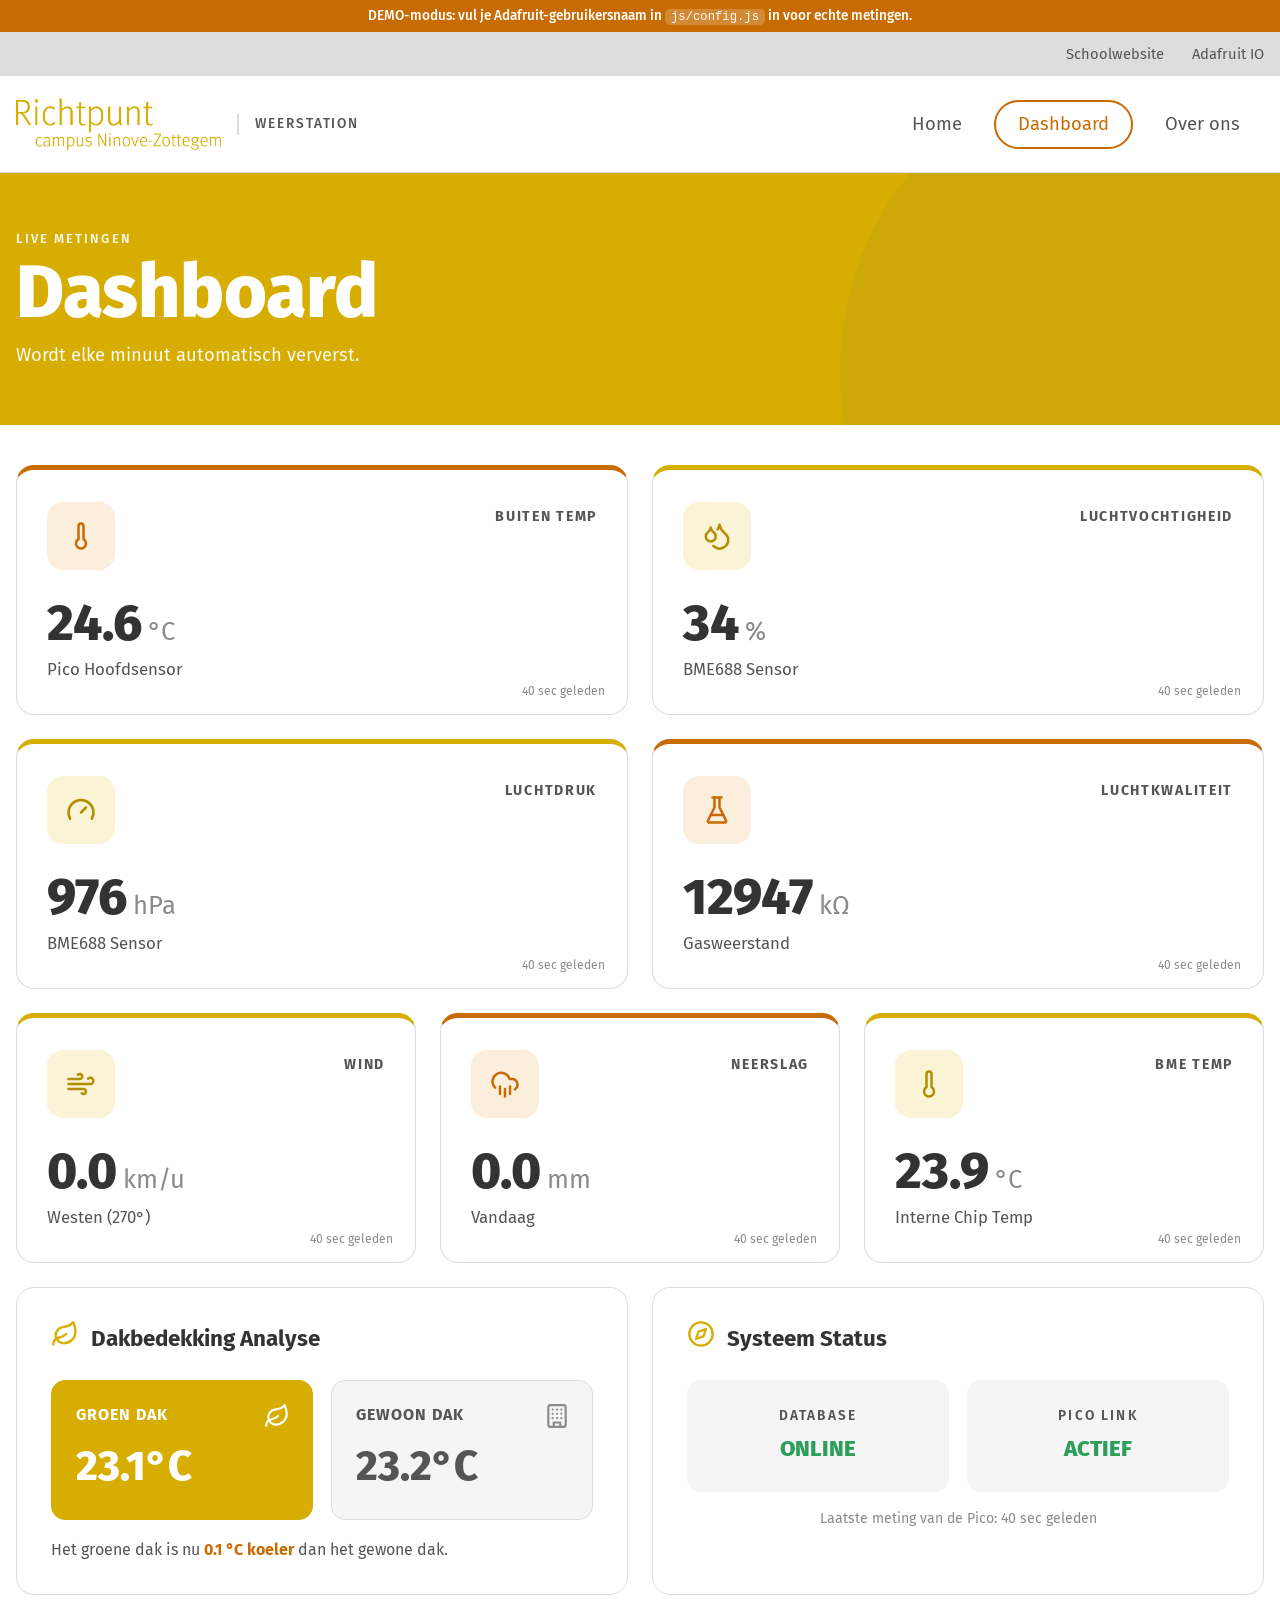
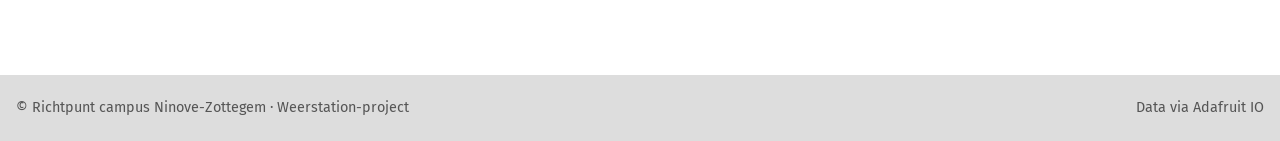
<file: dashboard.html>
<!DOCTYPE html>
<html lang="nl">
<head>
  <meta charset="UTF-8">
  <meta name="viewport" content="width=device-width, initial-scale=1.0">
  <title>Dashboard · Weerstation Richtpunt</title>
  <link rel="icon" href="img/logo.png">
  <link rel="preconnect" href="https://fonts.googleapis.com">
  <link href="https://fonts.googleapis.com/css2?family=Fira+Sans:wght@300;400;500;600;700;800&display=swap" rel="stylesheet">
  <link rel="stylesheet" href="css/style.css">
</head>
<body>

  <div class="topbar">
    <div class="wrap">
      <a href="https://richtpunt.be/ninovezottegem/" target="_blank" rel="noopener">Schoolwebsite</a>
      <a href="https://io.adafruit.com" target="_blank" rel="noopener">Adafruit IO</a>
    </div>
  </div>

  <header class="site-header">
    <div class="wrap">
      <a class="logo" href="index.html"><img src="img/logo.png" alt="Richtpunt campus Ninove-Zottegem"><span>Weerstation</span></a>
      <button class="burger" aria-label="Menu"><svg viewBox="0 0 24 24" fill="none" stroke="currentColor" stroke-width="2" stroke-linecap="round"><path d="M4 6h16M4 12h16M4 18h16"/></svg></button>
      <nav class="nav">
        <a href="index.html">Home</a>
        <a href="dashboard.html">Dashboard</a>
        <a href="over-ons.html">Over ons</a>
      </nav>
    </div>
  </header>

  <section class="band page-band">
    <div class="wrap">
      <div class="eyebrow">Live metingen</div>
      <h1>Dashboard</h1>
      <p>Wordt elke minuut automatisch ververst.</p>
    </div>
  </section>

  <main>
    <div class="wrap">

      <!-- Rij 1: 4 kaarten -->
      <div class="grid grid-4">
        <div class="card sensor t-temp" id="s-buitenTemp">
          <div class="ic" data-icon="thermo"></div><div class="label">Buiten temp</div>
          <div class="value">–<span class="unit">°C</span></div><div class="sub">Pico Hoofdsensor</div><div class="ago"></div>
        </div>
        <div class="card sensor t-hum" id="s-vochtigheid">
          <div class="ic" data-icon="drops"></div><div class="label">Luchtvochtigheid</div>
          <div class="value">–<span class="unit">%</span></div><div class="sub">BME688 Sensor</div><div class="ago"></div>
        </div>
        <div class="card sensor t-pres" id="s-luchtdruk">
          <div class="ic" data-icon="gauge"></div><div class="label">Luchtdruk</div>
          <div class="value">–<span class="unit">hPa</span></div><div class="sub">BME688 Sensor</div><div class="ago"></div>
        </div>
        <div class="card sensor t-gas" id="s-gasweerstand">
          <div class="ic" data-icon="flask"></div><div class="label">Luchtkwaliteit</div>
          <div class="value">–<span class="unit">kΩ</span></div><div class="sub">Gasweerstand</div><div class="ago"></div>
        </div>
      </div>

      <!-- Rij 2: 3 kaarten -->
      <div class="grid grid-3">
        <div class="card sensor t-wind" id="s-windsnelheid">
          <div class="ic" data-icon="wind"></div><div class="label">Wind</div>
          <div class="value">–<span class="unit">km/u</span></div><div class="sub" id="wind-dir">–</div><div class="ago"></div>
        </div>
        <div class="card sensor t-rain" id="s-neerslag">
          <div class="ic" data-icon="rain"></div><div class="label">Neerslag</div>
          <div class="value">–<span class="unit">mm</span></div><div class="sub">Vandaag</div><div class="ago"></div>
        </div>
        <div class="card sensor t-chip" id="s-bmeTemp">
          <div class="ic" data-icon="thermo"></div><div class="label">BME temp</div>
          <div class="value">–<span class="unit">°C</span></div><div class="sub">Interne Chip Temp</div><div class="ago"></div>
        </div>
      </div>

      <!-- Rij 3: dak-analyse + status -->
      <div class="grid grid-2">
        <div class="card">
          <div class="section-title"><span data-icon="leaf"></span>Dakbedekking Analyse</div>
          <div class="grid grid-2" style="margin:0; gap:18px">
            <div class="roof green"><h3>Groen dak</h3><span data-icon="leaf"></span><div class="big" id="groenDak">–</div></div>
            <div class="roof"><h3>Gewoon dak</h3><span data-icon="building"></span><div class="big" id="gewoonDak">–</div></div>
          </div>
          <p class="roof-note" id="roof-note">&nbsp;</p>
        </div>

        <div class="card">
          <div class="section-title"><span data-icon="compass"></span>Systeem Status</div>
          <div class="grid grid-2" style="margin:0; gap:18px">
            <div class="stat"><h3>DATABASE</h3><div class="v" id="st-db">…</div></div>
            <div class="stat"><h3>PICO LINK</h3><div class="v" id="st-pico">…</div></div>
          </div>
          <p class="status-meta" id="st-meta">&nbsp;</p>
        </div>
      </div>
    </div>
  </main>

  <footer>
    <div class="wrap">
      <span>© Richtpunt campus Ninove-Zottegem · Weerstation-project</span>
      <span>Data via Adafruit IO</span>
    </div>
  </footer>

  <script src="js/config.js"></script>
  <script src="js/common.js"></script>
  <script src="js/dashboard.js"></script>
</body>
</html>
</file>
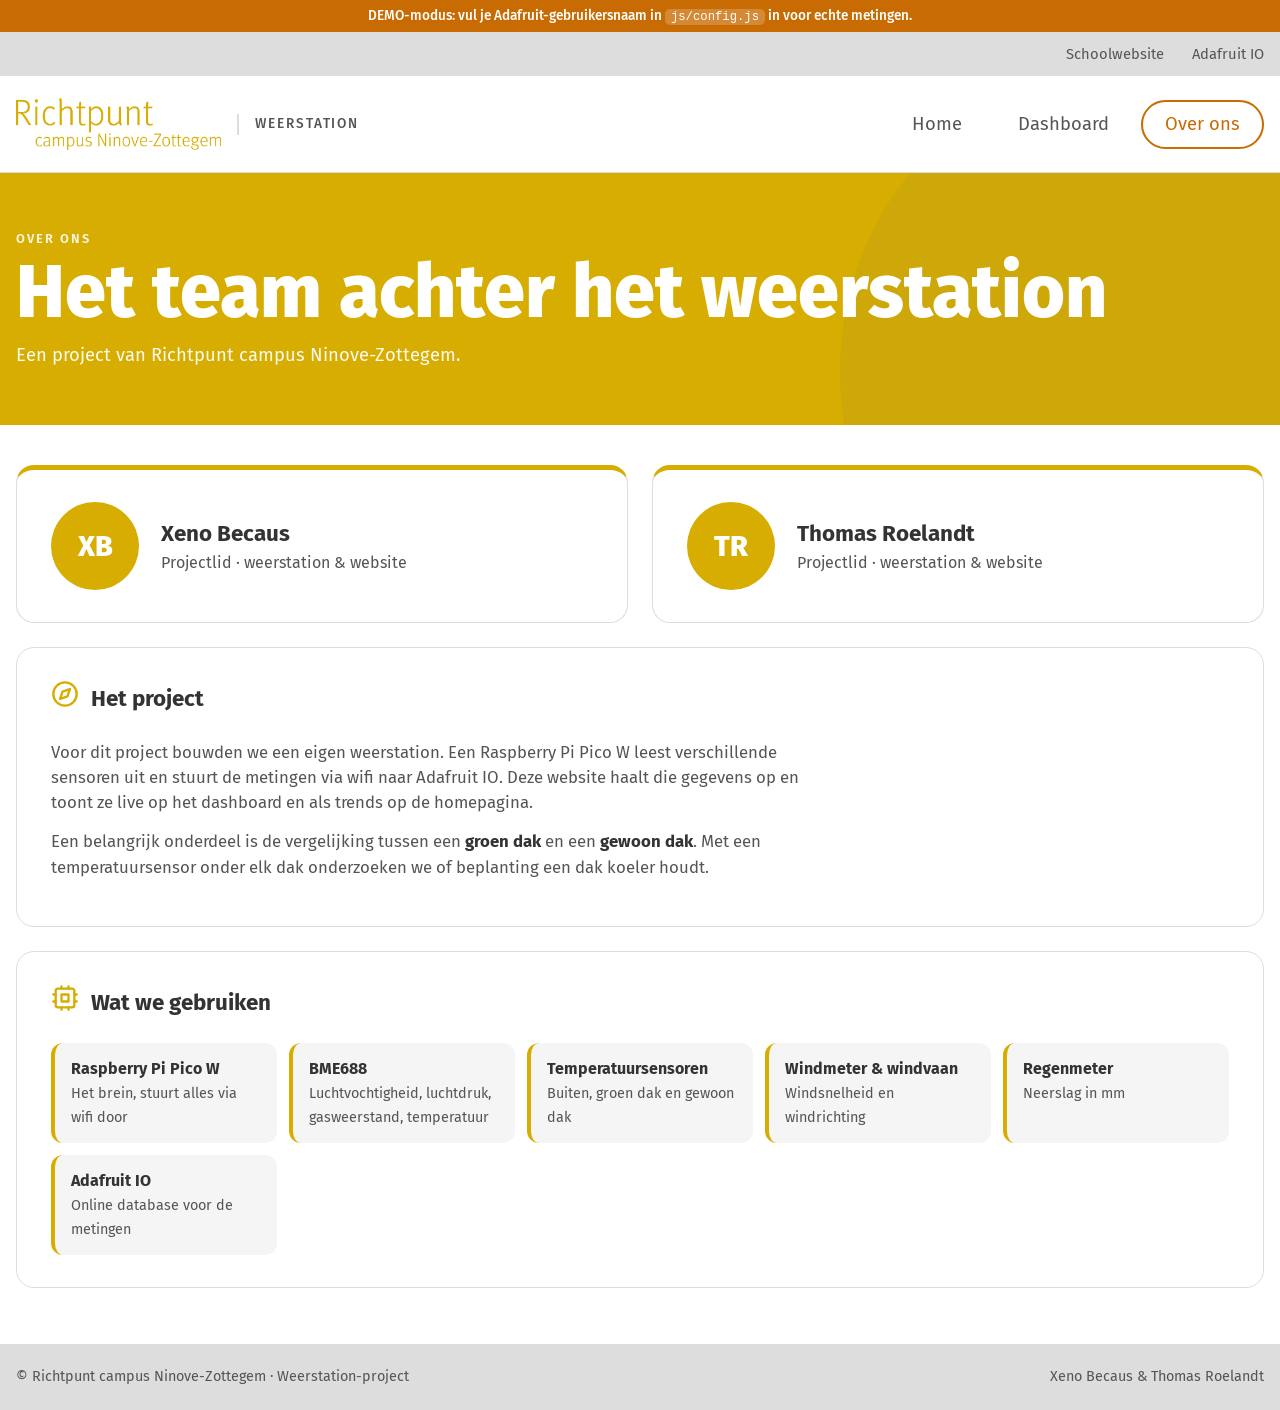
<file: over-ons.html>
<!DOCTYPE html>
<html lang="nl">
<head>
  <meta charset="UTF-8">
  <meta name="viewport" content="width=device-width, initial-scale=1.0">
  <title>Over ons · Weerstation Richtpunt</title>
  <link rel="icon" href="img/logo.png">
  <link rel="preconnect" href="https://fonts.googleapis.com">
  <link href="https://fonts.googleapis.com/css2?family=Fira+Sans:wght@300;400;500;600;700;800&display=swap" rel="stylesheet">
  <link rel="stylesheet" href="css/style.css">
</head>
<body>

  <div class="topbar">
    <div class="wrap">
      <a href="https://richtpunt.be/ninovezottegem/" target="_blank" rel="noopener">Schoolwebsite</a>
      <a href="https://io.adafruit.com" target="_blank" rel="noopener">Adafruit IO</a>
    </div>
  </div>

  <header class="site-header">
    <div class="wrap">
      <a class="logo" href="index.html"><img src="img/logo.png" alt="Richtpunt campus Ninove-Zottegem"><span>Weerstation</span></a>
      <button class="burger" aria-label="Menu"><svg viewBox="0 0 24 24" fill="none" stroke="currentColor" stroke-width="2" stroke-linecap="round"><path d="M4 6h16M4 12h16M4 18h16"/></svg></button>
      <nav class="nav">
        <a href="index.html">Home</a>
        <a href="dashboard.html">Dashboard</a>
        <a href="over-ons.html">Over ons</a>
      </nav>
    </div>
  </header>

  <section class="band page-band">
    <div class="wrap">
      <div class="eyebrow">Over ons</div>
      <h1>Het team achter het weerstation</h1>
      <p>Een project van Richtpunt campus Ninove-Zottegem.</p>
    </div>
  </section>

  <main>
    <div class="wrap">

      <!-- 👉 Pas hier gerust de tekst onder jullie naam aan -->
      <div class="team">
        <div class="card member">
          <div class="avatar">XB</div>
          <div>
            <h3>Xeno Becaus</h3>
            <p>Projectlid · weerstation &amp; website</p>
          </div>
        </div>
        <div class="card member">
          <div class="avatar">TR</div>
          <div>
            <h3>Thomas Roelandt</h3>
            <p>Projectlid · weerstation &amp; website</p>
          </div>
        </div>
      </div>

      <div class="card prose" style="margin-bottom:24px">
        <div class="section-title"><span data-icon="compass"></span>Het project</div>
        <p>Voor dit project bouwden we een eigen weerstation. Een Raspberry Pi Pico W leest verschillende
           sensoren uit en stuurt de metingen via wifi naar Adafruit IO. Deze website haalt die gegevens
           op en toont ze live op het dashboard en als trends op de homepagina.</p>
        <p>Een belangrijk onderdeel is de vergelijking tussen een <b>groen dak</b> en een <b>gewoon dak</b>.
           Met een temperatuursensor onder elk dak onderzoeken we of beplanting een dak koeler houdt.</p>
      </div>

      <div class="card">
        <div class="section-title"><span data-icon="cpu"></span>Wat we gebruiken</div>
        <ul class="parts">
          <li><b>Raspberry Pi Pico W</b><span>Het brein, stuurt alles via wifi door</span></li>
          <li><b>BME688</b><span>Luchtvochtigheid, luchtdruk, gasweerstand, temperatuur</span></li>
          <li><b>Temperatuursensoren</b><span>Buiten, groen dak en gewoon dak</span></li>
          <li><b>Windmeter &amp; windvaan</b><span>Windsnelheid en windrichting</span></li>
          <li><b>Regenmeter</b><span>Neerslag in mm</span></li>
          <li><b>Adafruit IO</b><span>Online database voor de metingen</span></li>
        </ul>
      </div>
    </div>
  </main>

  <footer>
    <div class="wrap">
      <span>© Richtpunt campus Ninove-Zottegem · Weerstation-project</span>
      <span>Xeno Becaus &amp; Thomas Roelandt</span>
    </div>
  </footer>

  <script src="js/config.js"></script>
  <script src="js/common.js"></script>
  <script>document.querySelectorAll("[data-icon]").forEach(el => el.innerHTML = icon(el.dataset.icon));</script>
</body>
</html>
</file>
<file: css/style.css>
/* =====================================================================
   STYLE.CSS  —  huisstijl Richtpunt campus Ninove-Zottegem
   Kleuren overgenomen van richtpunt.be/ninovezottegem:
     goud #D6AD00 · oranje #C86B02 · grijs #555555 · lichtgrijs #DDDDDD · wit
   ===================================================================== */

:root {
  --gold: #d6ad00;          /* hoofdkleur (logo + grote balk) */
  --gold-dark: #b08e00;
  --gold-shape: #cca70b;    /* iets donkerder goud voor vormen */
  --gold-soft: #faf3d6;     /* heel licht goud voor achtergrondjes */
  --orange: #c86b02;        /* knoppen, zoals "Inschrijven" */
  --orange-soft: #fbeedd;
  --text: #333333;
  --grey: #555555;          /* menu en gewone tekst */
  --muted: #8a8a8a;
  --line: #dddddd;          /* bovenbalk en randen */
  --bg: #ffffff;
  --bg-soft: #f5f5f5;
  --ok: #2e9e5b;            /* enkel voor "ONLINE / ACTIEF" */
  --bad: #d23c3c;           /* enkel voor fouten */
  --radius: 18px;
}

* { box-sizing: border-box; margin: 0; padding: 0; }
html { scroll-behavior: smooth; }
body {
  font-family: "Fira Sans", system-ui, -apple-system, "Segoe UI", sans-serif;
  background: var(--bg);
  color: var(--text);
  min-height: 100vh;
  display: flex;
  flex-direction: column;
  line-height: 1.5;
}
a { color: inherit; }
code { background: rgba(0,0,0,.07); padding: 1px 6px; border-radius: 5px; font-size: .9em; }
.wrap { width: 100%; max-width: 1400px; margin: 0 auto; padding: 0 16px; }

/* ---------- Demo-melding ---------- */
.demo-banner {
  background: var(--orange); color: #fff; text-align: center;
  font-size: .85rem; padding: 6px 16px; font-weight: 500;
}
.demo-banner code { background: rgba(255,255,255,.2); }

/* ---------- Grijze bovenbalk ---------- */
.topbar { background: var(--line); font-size: .92rem; }
.topbar .wrap { display: flex; justify-content: flex-end; gap: 28px; height: 44px; align-items: center; }
.topbar a { color: var(--grey); text-decoration: none; }
.topbar a:hover { color: var(--orange); }

/* ---------- Header / navigatie ---------- */
.site-header {
  background: #fff;
  border-bottom: 1px solid var(--line);
  position: sticky; top: 0; z-index: 10;
}
.site-header .wrap {
  display: flex; align-items: center; justify-content: space-between;
  height: 96px; gap: 16px;
}
.logo { display: flex; align-items: center; gap: 16px; text-decoration: none; }
.logo img { height: 52px; width: auto; }
.logo span {
  border-left: 2px solid var(--line); padding-left: 16px;
  color: var(--grey); font-size: .85rem; letter-spacing: .14em; text-transform: uppercase; font-weight: 500;
}
.nav { display: flex; gap: 8px; align-items: center; }
.nav a {
  text-decoration: none; color: var(--grey); font-size: 1.15rem;
  padding: 9px 22px; border-radius: 999px; border: 2px solid transparent; transition: .15s;
}
.nav a:hover { color: var(--orange); }
.nav a.active { color: var(--orange); border-color: var(--orange); }
.burger { display: none; background: none; border: 0; color: var(--grey); cursor: pointer; }
.burger svg { width: 30px; height: 30px; }

@media (max-width: 760px) {
  .topbar { display: none; }
  .logo span { display: none; }
  .logo img { height: 40px; }
  .site-header .wrap { height: 76px; }
  .burger { display: block; }
  .nav {
    display: none; position: absolute; top: 76px; left: 0; right: 0;
    flex-direction: column; align-items: stretch; background: #fff;
    border-bottom: 1px solid var(--line); padding: 12px 16px;
  }
  .nav.open { display: flex; }
}

main { flex: 1; padding: 40px 0 56px; }

/* ---------- Gouden balk (zoals "Welkom op onze school!") ---------- */
.band {
  background: var(--gold); color: #fff; position: relative; overflow: hidden;
}
.band::after {            /* decoratieve donkergouden vorm, zonder foto */
  content: ""; position: absolute; right: -120px; top: -80px;
  width: 560px; height: 560px; border-radius: 42% 58% 55% 45% / 50% 40% 60% 50%;
  background: var(--gold-shape); opacity: .8;
}
.band .wrap { position: relative; z-index: 1; }
.page-band .wrap { padding-top: 56px; padding-bottom: 56px; }
.band h1 {
  font-weight: 800; line-height: 1.02; color: #fff;
  font-size: clamp(2.4rem, 6vw, 4.6rem);
}
.band p { color: #fff; opacity: .95; font-size: 1.15rem; margin-top: 12px; max-width: 560px; }
.band .eyebrow { color: #fff; opacity: .9; }

.eyebrow {
  color: var(--orange); text-transform: uppercase; letter-spacing: .16em;
  font-size: .8rem; font-weight: 600; margin-bottom: 6px;
}
.section-title {
  display: flex; align-items: center; gap: 12px; color: var(--text);
  font-size: 1.4rem; font-weight: 700; margin-bottom: 22px;
}
.section-title svg { width: 28px; height: 28px; color: var(--gold); }

/* ---------- Knoppen (zelfde als "Inschrijven") ---------- */
.btn {
  display: inline-block; margin-top: 28px; text-decoration: none; font-size: 1.1rem;
  padding: 11px 26px; border-radius: 999px; border: 2px solid #fff;
  background: #fff; color: var(--orange); font-weight: 500;
}
.btn.ghost { background: transparent; color: #fff; margin-left: 8px; }
.btn:hover { filter: brightness(.96); }

/* ---------- Kaarten ---------- */
.card {
  background: #fff;
  border: 1px solid var(--line);
  border-radius: var(--radius);
  padding: 32px 34px;
}
.grid { display: grid; gap: 24px; margin-bottom: 24px; }
.grid-4 { grid-template-columns: repeat(4, 1fr); }
.grid-3 { grid-template-columns: repeat(3, 1fr); }
.grid-2 { grid-template-columns: repeat(2, 1fr); }
@media (max-width: 1300px) { .grid-4 { grid-template-columns: repeat(2, 1fr); } }
@media (max-width: 900px)  { .grid-3, .grid-2 { grid-template-columns: 1fr; } }
@media (max-width: 560px)  { .grid-4 { grid-template-columns: 1fr; } .card { padding: 26px 22px; } }

/* Sensor-kaart */
.sensor {
  position: relative; min-height: 250px; padding: 32px 30px;
  display: grid; grid-template-columns: auto 1fr; grid-template-rows: auto 1fr auto;
  column-gap: 12px; border-top: 5px solid var(--gold);
}
.sensor .ic {
  width: 68px; height: 68px; border-radius: 16px;
  display: grid; place-items: center;
  background: var(--gold-soft); color: var(--gold-dark);
}
.sensor .ic svg { width: 30px; height: 30px; }
.sensor .label {
  justify-self: end; text-align: right; padding-top: 4px;
  font-weight: 700; letter-spacing: .12em; font-size: .88rem; color: var(--grey);
  text-transform: uppercase;
}
.sensor .value { grid-column: 1 / -1; align-self: end; margin-top: 20px; font-size: 3.2rem; font-weight: 800; line-height: 1.1; color: var(--text); }
.sensor .unit { font-size: 1.6rem; font-weight: 400; color: var(--muted); margin-left: 6px; }
.sensor .sub { grid-column: 1 / -1; color: var(--grey); margin-top: 6px; font-size: 1.05rem; }
.sensor .ago { position: absolute; bottom: 14px; right: 22px; font-size: .75rem; color: var(--muted); }

/* Afwisselend goud en oranje, allebei uit de huisstijl */
.t-temp, .t-gas, .t-rain { border-top-color: var(--orange); }
.t-temp .ic, .t-gas .ic, .t-rain .ic { background: var(--orange-soft); color: var(--orange); }

/* Dakbedekking */
.roof { border-radius: 14px; padding: 22px 24px; border: 1px solid var(--line); background: var(--bg-soft); position: relative; }
.roof h3 { font-size: 1rem; letter-spacing: .06em; font-weight: 700; text-transform: uppercase; color: var(--grey); }
.roof .big { font-size: 2.6rem; font-weight: 800; margin-top: 8px; color: var(--grey); }
.roof svg { position: absolute; top: 22px; right: 22px; width: 26px; height: 26px; color: var(--muted); }
.roof.green { background: var(--gold); border-color: var(--gold); }
.roof.green h3, .roof.green .big, .roof.green svg { color: #fff; }
.roof-note { margin-top: 18px; color: var(--grey); }
.roof-note b { color: var(--orange); }

/* Systeemstatus */
.stat { background: var(--bg-soft); border-radius: 14px; padding: 26px 20px; text-align: center; }
.stat h3 { font-size: .85rem; letter-spacing: .16em; color: var(--grey); font-weight: 600; }
.stat .v { font-size: 1.4rem; font-weight: 800; margin-top: 6px; }
.ok { color: var(--ok); }
.bad { color: var(--bad); }
.status-meta { color: var(--muted); font-size: .88rem; margin-top: 16px; text-align: center; }

/* ---------- Home ---------- */
.hero { display: grid; grid-template-columns: 1.3fr 1fr; gap: 40px; align-items: center; padding-top: 64px; padding-bottom: 64px; }
@media (max-width: 900px) { .hero { grid-template-columns: 1fr; padding-top: 44px; padding-bottom: 44px; } }

.now { color: var(--text); border: 0; box-shadow: 0 20px 50px rgba(90, 70, 0, .25); }
.now .eyebrow { color: var(--orange); opacity: 1; }
.now-temp { font-size: 4.4rem; font-weight: 800; line-height: 1; margin: 10px 0 6px; color: var(--text); }
.now-temp span { color: var(--muted); font-weight: 400; font-size: 2rem; }
.now-time { color: var(--muted); }
.now-list { display: grid; grid-template-columns: 1fr 1fr; gap: 12px; margin-top: 22px; }
.now-list div { background: var(--bg-soft); border-radius: 12px; padding: 12px 14px; border-left: 4px solid var(--gold); }
.now-list small { color: var(--muted); display: block; font-size: .8rem; }
.now-list b { font-size: 1.1rem; color: var(--text); }

.tabs { display: inline-flex; gap: 4px; }
.tabs button {
  background: #fff; border: 2px solid var(--line); color: var(--grey); font: inherit; font-size: 1rem;
  padding: 7px 20px; border-radius: 999px; cursor: pointer;
}
.tabs button:hover { color: var(--orange); }
.tabs button.active { border-color: var(--orange); color: var(--orange); }
.trend-head { display: flex; justify-content: space-between; align-items: flex-end; flex-wrap: wrap; gap: 14px; margin-bottom: 24px; }
.trend-head h2 { font-size: clamp(1.6rem, 3vw, 2.2rem); font-weight: 800; color: var(--text); }

.chart-card { padding: 26px 28px; }
.chart-card h3 { font-size: 1.05rem; font-weight: 700; display: flex; align-items: center; gap: 8px; color: var(--text); }
.chart-card h3 svg { width: 20px; height: 20px; color: var(--gold-dark); }
.chart-card .stats { display: flex; gap: 20px; margin: 10px 0 16px; color: var(--muted); font-size: .88rem; flex-wrap: wrap; }
.chart-card .stats b { color: var(--text); }
.chart-wrap { position: relative; height: 240px; }

/* ---------- Over ons ---------- */
.team { display: grid; grid-template-columns: repeat(2, 1fr); gap: 24px; margin-bottom: 24px; }
@media (max-width: 760px) { .team { grid-template-columns: 1fr; } }
.member { display: flex; gap: 22px; align-items: center; border-top: 5px solid var(--gold); }
.avatar {
  width: 88px; height: 88px; border-radius: 50%; flex-shrink: 0;
  background: var(--gold); color: #fff;
  display: grid; place-items: center; font-size: 1.8rem; font-weight: 800;
}
.member h3 { font-size: 1.4rem; color: var(--text); }
.member p { color: var(--grey); }
.prose p { color: var(--grey); margin-bottom: 14px; max-width: 760px; font-size: 1.05rem; }
.prose b { color: var(--text); }
.parts { list-style: none; display: grid; grid-template-columns: repeat(auto-fit, minmax(220px, 1fr)); gap: 12px; margin-top: 8px; }
.parts li { background: var(--bg-soft); border-radius: 12px; padding: 14px 16px; border-left: 4px solid var(--gold); }
.parts li b { display: block; color: var(--text); }
.parts li span { color: var(--grey); font-size: .9rem; }

/* ---------- Footer ---------- */
footer { background: var(--line); padding: 22px 0; color: var(--grey); font-size: .9rem; }
footer .wrap { display: flex; justify-content: space-between; flex-wrap: wrap; gap: 8px; }
</file>
